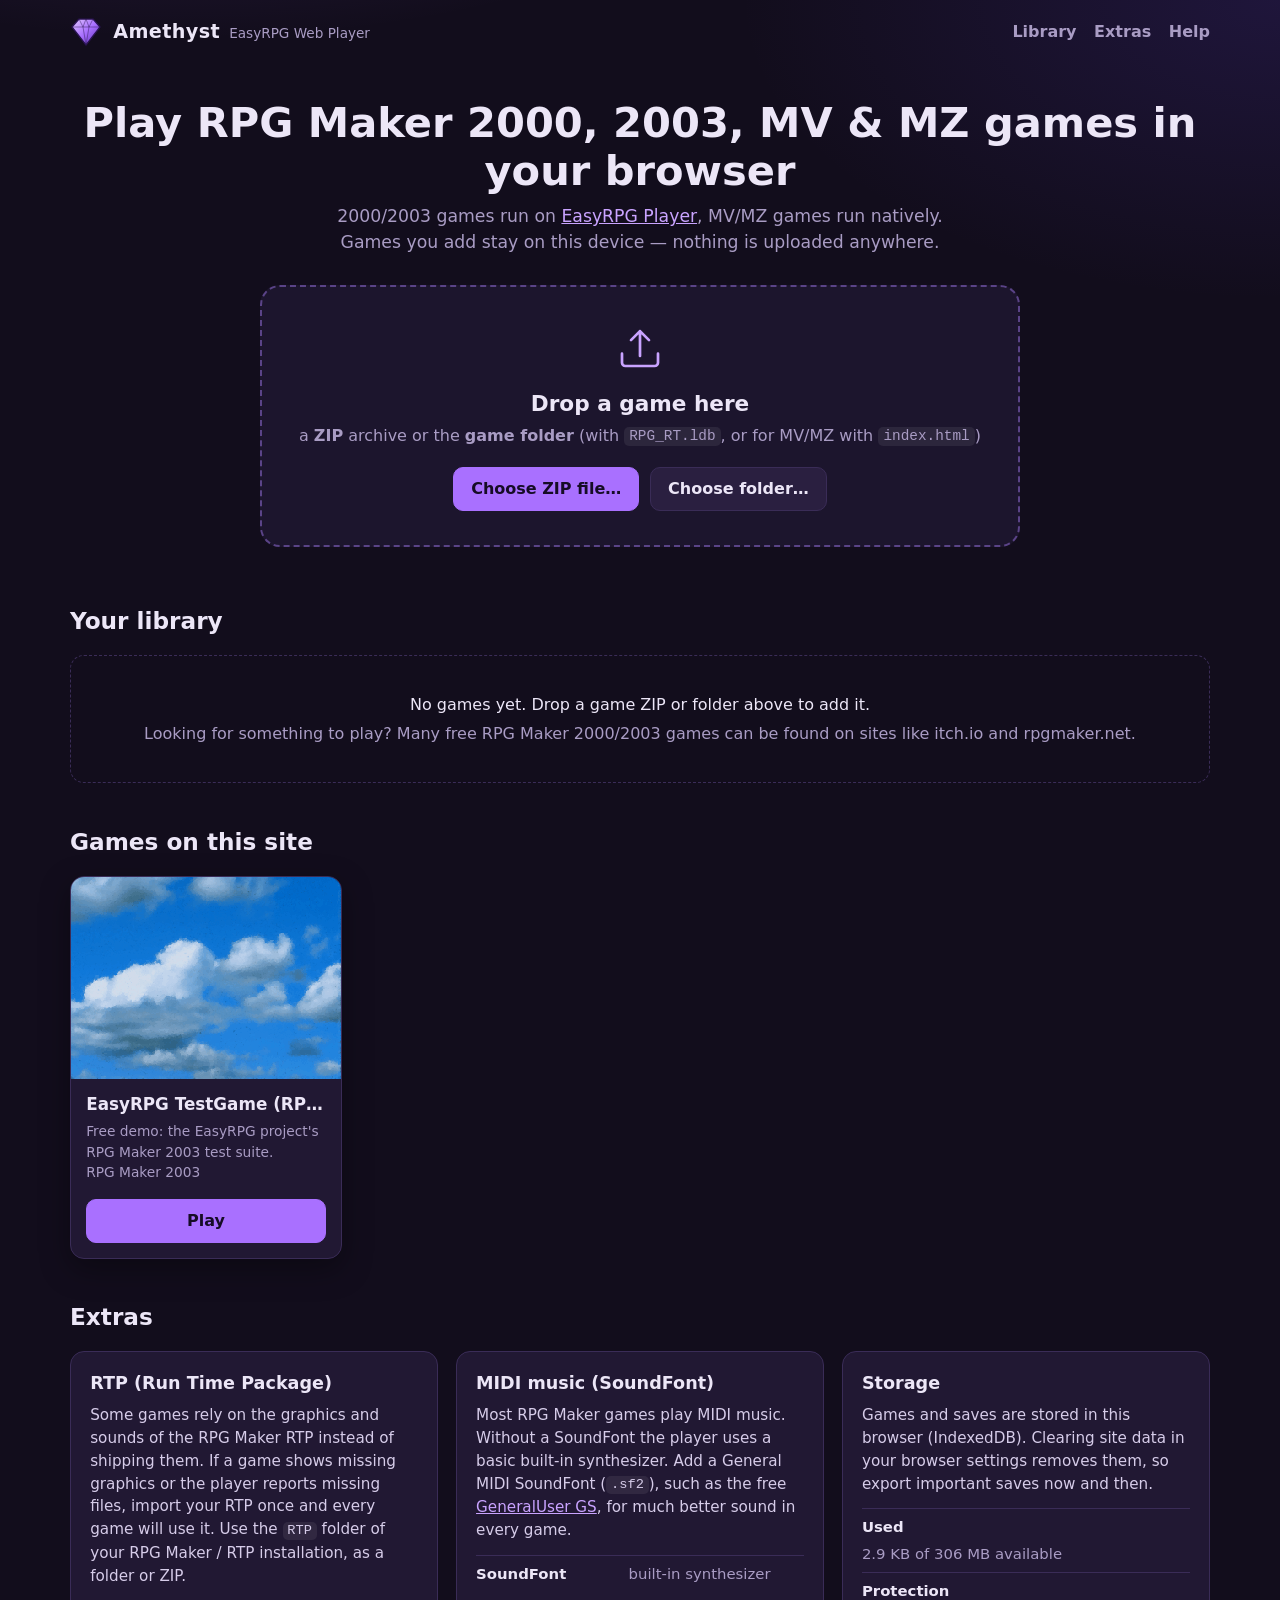
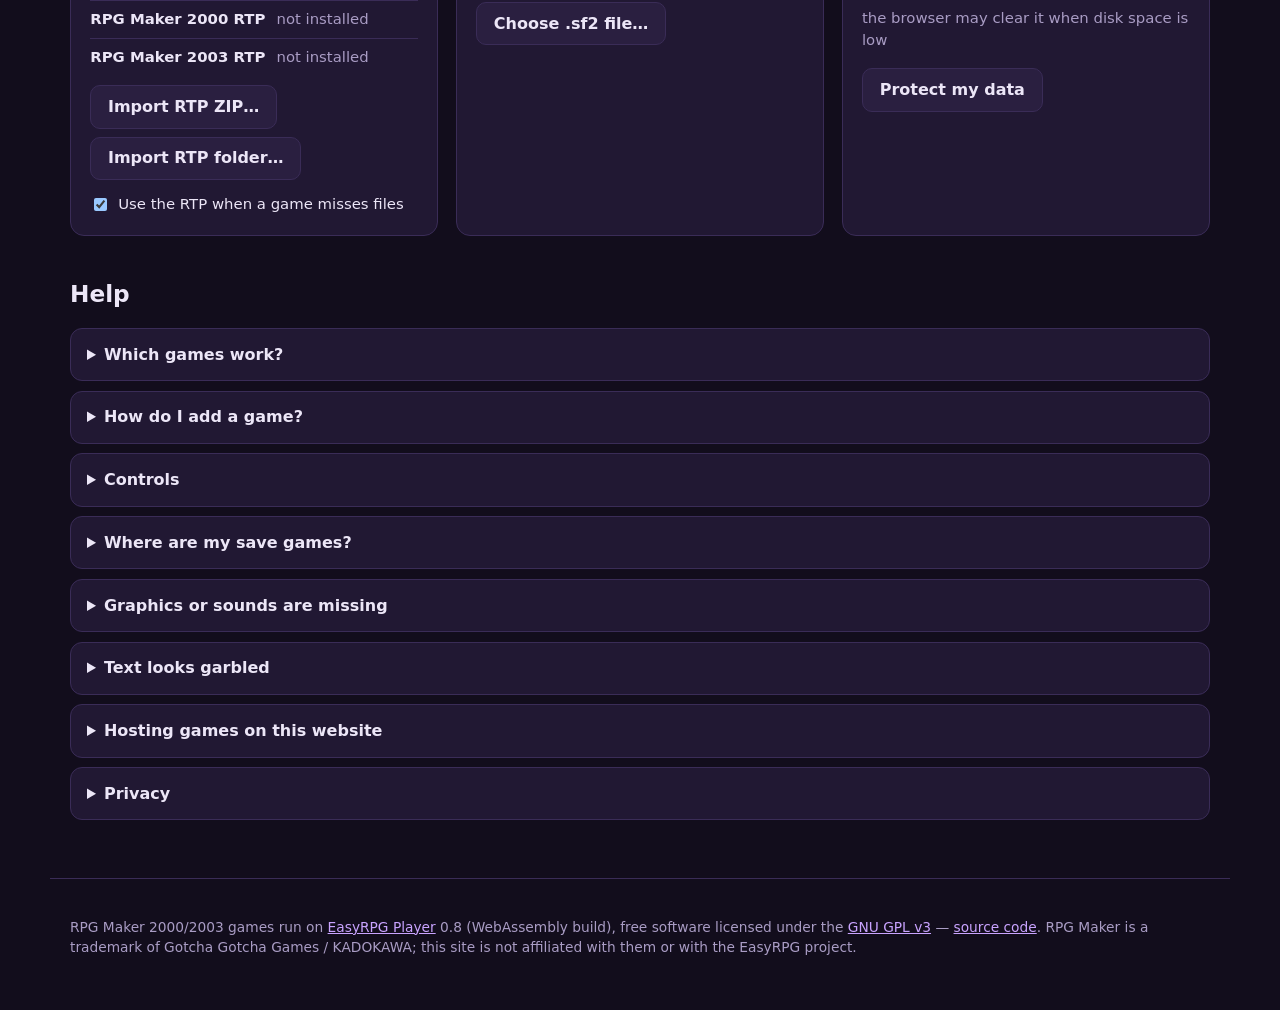
<file: index.html>
<!doctype html>
<html lang="en">
<head>
  <meta charset="utf-8">
  <meta name="viewport" content="width=device-width, initial-scale=1, viewport-fit=cover">
  <meta name="description" content="Play RPG Maker 2000, 2003, MV and MZ games in your browser. Import a game ZIP or folder; everything stays on your device.">
  <meta name="theme-color" content="#140f1f">
  <title>Amethyst · EasyRPG Web Player</title>
  <link rel="icon" href="favicon.svg" type="image/svg+xml">
  <link rel="manifest" href="manifest.webmanifest">
  <link rel="stylesheet" href="css/style.css">
</head>
<body class="library-page">
  <header class="site-header">
    <a class="brand" href="./">
      <img src="favicon.svg" alt="" width="32" height="32">
      <span><strong>Amethyst</strong> <small>EasyRPG Web Player</small></span>
    </a>
    <nav class="site-nav">
      <a href="#library">Library</a>
      <a href="#extras">Extras</a>
      <a href="#help">Help</a>
    </nav>
  </header>

  <main>
    <section class="hero">
      <h1>Play RPG Maker 2000, 2003, MV &amp; MZ games in your browser</h1>
      <p class="lead">2000/2003 games run on <a href="https://easyrpg.org/" target="_blank" rel="noopener">EasyRPG Player</a>, MV/MZ games run natively. Games you add stay on this device — nothing is uploaded anywhere.</p>

      <div id="dropzone" class="dropzone" tabindex="0" role="button" aria-label="Import a game: drop a ZIP file or folder here, or press Enter to choose a ZIP file">
        <svg class="dz-icon" viewBox="0 0 48 48" aria-hidden="true"><path d="M24 31V9m0 0l-8 8m8-8l8 8" /><path d="M8 29v8a3 3 0 0 0 3 3h26a3 3 0 0 0 3-3v-8" /></svg>
        <p class="dz-title">Drop a game here</p>
        <p class="dz-sub">a <b>ZIP</b> archive or the <b>game folder</b> (with <code>RPG_RT.ldb</code>, or for MV/MZ with <code>index.html</code>)</p>
        <div class="dz-actions">
          <button id="pick-zip" class="btn btn-primary" type="button">Choose ZIP file…</button>
          <button id="pick-folder" class="btn" type="button">Choose folder…</button>
        </div>
        <input type="file" id="input-zip" accept=".zip,.exe,.sf2,application/zip,application/x-zip-compressed" multiple hidden>
        <input type="file" id="input-folder" webkitdirectory directory multiple hidden>
      </div>

      <div id="import-status" class="import-status" hidden aria-live="polite">
        <p id="import-text">Importing…</p>
        <progress id="import-bar"></progress>
      </div>
    </section>

    <section id="library" class="section">
      <div class="section-head">
        <h2>Your library</h2>
        <span id="library-count" class="muted"></span>
      </div>
      <div id="game-grid" class="game-grid"></div>
      <div id="library-empty" class="empty" hidden>
        <p>No games yet. Drop a game ZIP or folder above to add it.</p>
        <p class="muted">Looking for something to play? Many free RPG Maker 2000/2003 games can be found on sites like itch.io and rpgmaker.net.</p>
      </div>
    </section>

    <section id="hosted" class="section" hidden>
      <div class="section-head">
        <h2>Games on this site</h2>
      </div>
      <div id="hosted-grid" class="game-grid"></div>
    </section>

    <section id="extras" class="section">
      <div class="section-head"><h2>Extras</h2></div>
      <div class="extras-grid">
        <article class="panel">
          <h3>RTP (Run Time Package)</h3>
          <p>Some games rely on the graphics and sounds of the RPG Maker RTP instead of shipping them. If a game shows missing graphics or the player reports missing files, import your RTP once and every game will use it. Use the <code>RTP</code> folder of your RPG Maker / RTP installation, as a folder or ZIP.</p>
          <ul class="status-list">
            <li><span>RPG Maker 2000 RTP</span><span id="rtp-2000-status" class="muted">not installed</span><button class="link-btn" id="rtp-2000-remove" hidden>Remove</button></li>
            <li><span>RPG Maker 2003 RTP</span><span id="rtp-2003-status" class="muted">not installed</span><button class="link-btn" id="rtp-2003-remove" hidden>Remove</button></li>
          </ul>
          <div class="panel-actions">
            <button class="btn" id="rtp-pick-zip" type="button">Import RTP ZIP…</button>
            <button class="btn" id="rtp-pick-folder" type="button">Import RTP folder…</button>
          </div>
          <label class="check"><input type="checkbox" id="use-rtp" checked> Use the RTP when a game misses files</label>
        </article>

        <article class="panel">
          <h3>MIDI music (SoundFont)</h3>
          <p>Most RPG Maker games play MIDI music. Without a SoundFont the player uses a basic built-in synthesizer. Add a General MIDI SoundFont (<code>.sf2</code>), such as the free <a href="https://schristiancollins.com/generaluser.php" target="_blank" rel="noopener">GeneralUser GS</a>, for much better sound in every game.</p>
          <ul class="status-list">
            <li><span>SoundFont</span><span id="sf-status" class="muted">built-in synthesizer</span><button class="link-btn" id="sf-remove" hidden>Remove</button></li>
          </ul>
          <div class="panel-actions">
            <button class="btn" id="sf-pick" type="button">Choose .sf2 file…</button>
          </div>
          <input type="file" id="input-sf" accept=".sf2" hidden>
        </article>

        <article class="panel">
          <h3>Storage</h3>
          <p>Games and saves are stored in this browser (IndexedDB). Clearing site data in your browser settings removes them, so export important saves now and then.</p>
          <ul class="status-list">
            <li><span>Used</span><span id="storage-usage" class="muted">…</span></li>
            <li><span>Protection</span><span id="storage-persist" class="muted">…</span></li>
          </ul>
          <div class="panel-actions">
            <button class="btn" id="btn-persist" type="button" hidden>Protect my data</button>
          </div>
        </article>
      </div>
    </section>

    <section id="help" class="section">
      <div class="section-head"><h2>Help</h2></div>
      <div class="faq">
        <details>
          <summary>Which games work?</summary>
          <p><b>RPG Maker 2000</b> and <b>2003</b> games (RM2k / RM2k3) run on EasyRPG Player, including most games that use common patches such as Power Mode, DynRPG (partially), Maniac Patch (partially) and EasyRPG features — see the <a href="https://easyrpg.org/player/" target="_blank" rel="noopener">EasyRPG compatibility notes</a>.</p>
          <p><b>RPG Maker MV</b> and <b>MZ</b> games are HTML5 games and run directly in the browser, including encrypted ones. A few MV/MZ games use plugins that only work in the desktop (NW.js) version; those may not run here. RPG Maker XP, VX and VX Ace games are <b>not</b> supported.</p>
        </details>
        <details>
          <summary>How do I add a game?</summary>
          <p>Drop the game's ZIP file onto the box at the top, or click <i>Choose ZIP file…</i>. If you already extracted the game, click <i>Choose folder…</i> and pick the game folder (for 2000/2003 it contains <code>RPG_RT.ldb</code>; for MV/MZ it contains <code>index.html</code> and a <code>js</code> folder, for MV often inside <code>www</code> — picking the outer folder works too). Archives in other formats (RAR, 7z, LZH) need to be extracted first. ZIP files with Japanese file names are handled automatically. Games packed into a single .exe file cannot be imported.</p>
        </details>
        <details>
          <summary>Controls</summary>
          <p>Arrow keys or WASD move, <kbd>Enter</kbd>/<kbd>Space</kbd>/<kbd>Z</kbd> confirm, <kbd>Esc</kbd>/<kbd>X</kbd> cancel and open the menu, <kbd>Shift</kbd> is used by some games. <kbd>F1</kbd> opens the player settings (volume, key mapping, scaling), hold <kbd>F</kbd> to fast-forward, <kbd>F12</kbd> returns to the title screen. On phones and tablets an on-screen gamepad appears; gamepads are supported too.</p>
        </details>
        <details>
          <summary>Where are my save games?</summary>
          <p>When you save in a game, the save file is stored in this browser and is still there next time — even after you reload or update the game. Use the <i>⋯</i> button of a game in your library to export saves as a ZIP (to back them up or move them to another device) or to import save files from the PC version of the game: <code>SaveXX.lsd</code> (2000/2003), <code>fileX.rpgsave</code> (MV) or <code>fileX.rmmzsave</code> (MZ).</p>
        </details>
        <details>
          <summary>Graphics or sounds are missing</summary>
          <p>The game probably needs the RPG Maker RTP. Import it under <a href="#extras">Extras</a>; games made for the Japanese RTP also work with the English RTP and vice versa. Some games also need their own extra files — make sure you imported the complete game folder.</p>
        </details>
        <details>
          <summary>Text looks garbled</summary>
          <p>The player detects the text encoding automatically. If it guesses wrong, open the game's <i>⋯</i> menu in your library and choose the right encoding (for example Japanese for games made in Japan).</p>
        </details>
        <details>
          <summary>Hosting games on this website</summary>
          <p>Website owners can publish games for everyone: copy a game folder to <code>games/&lt;name&gt;/</code>, run <code>node tools/gencache.mjs</code> and commit the result. The game then appears under <i>Games on this site</i>. See the README for details. Only publish games you are allowed to distribute.</p>
        </details>
        <details>
          <summary>Privacy</summary>
          <p>This website has no server-side code, accounts, cookies or analytics. Imported games, saves and settings never leave your browser.</p>
        </details>
      </div>
    </section>
  </main>

  <footer class="site-footer">
    <p>RPG Maker 2000/2003 games run on <a href="https://easyrpg.org/player/" target="_blank" rel="noopener">EasyRPG Player</a> 0.8 (WebAssembly build), free software licensed under the <a href="player/COPYING">GNU GPL v3</a> — <a href="https://github.com/EasyRPG/Player" target="_blank" rel="noopener">source code</a>. RPG Maker is a trademark of Gotcha Gotcha Games / KADOKAWA; this site is not affiliated with them or with the EasyRPG project.</p>
  </footer>

  <dialog id="game-dialog">
    <form method="dialog" class="dialog-close"><button aria-label="Close">✕</button></form>
    <div class="dialog-head">
      <img id="gd-thumb" alt="" hidden>
      <div>
        <h2 id="gd-title"></h2>
        <p id="gd-meta" class="muted"></p>
      </div>
    </div>
    <div class="dialog-body">
      <h3>Save games</h3>
      <ul id="gd-saves" class="save-list"></ul>
      <div class="panel-actions">
        <button class="btn" id="gd-export" type="button">Export saves</button>
        <button class="btn" id="gd-import" type="button">Import saves…</button>
        <button class="btn btn-ghost" id="gd-delete-saves" type="button">Delete saves</button>
        <input type="file" id="gd-import-input" accept=".lsd,.zip" multiple hidden>
      </div>

      <div id="gd-encoding-section">
      <h3>Text encoding</h3>
      <select id="gd-encoding">
        <option value="">Automatic (recommended)</option>
        <option value="932">Japanese (Shift-JIS)</option>
        <option value="1252">Western European (Windows-1252)</option>
        <option value="1250">Central European (Windows-1250)</option>
        <option value="1251">Cyrillic (Windows-1251)</option>
        <option value="949">Korean (CP949)</option>
        <option value="936">Chinese Simplified (GBK)</option>
        <option value="950">Chinese Traditional (Big5)</option>
        <option value="874">Thai (Windows-874)</option>
        <option value="1254">Turkish (Windows-1254)</option>
        <option value="1255">Hebrew (Windows-1255)</option>
        <option value="1256">Arabic (Windows-1256)</option>
        <option value="1257">Baltic (Windows-1257)</option>
        <option value="1253">Greek (Windows-1253)</option>
      </select>
      </div>

      <h3>Danger zone</h3>
      <div class="panel-actions">
        <button class="btn btn-danger" id="gd-delete" type="button">Remove game from library</button>
      </div>
    </div>
  </dialog>

  <div id="toast" role="status" aria-live="polite" hidden></div>

  <script src="js/vendor/fflate.min.js"></script>
  <script type="module" src="js/library.js"></script>
</body>
</html>
</file>
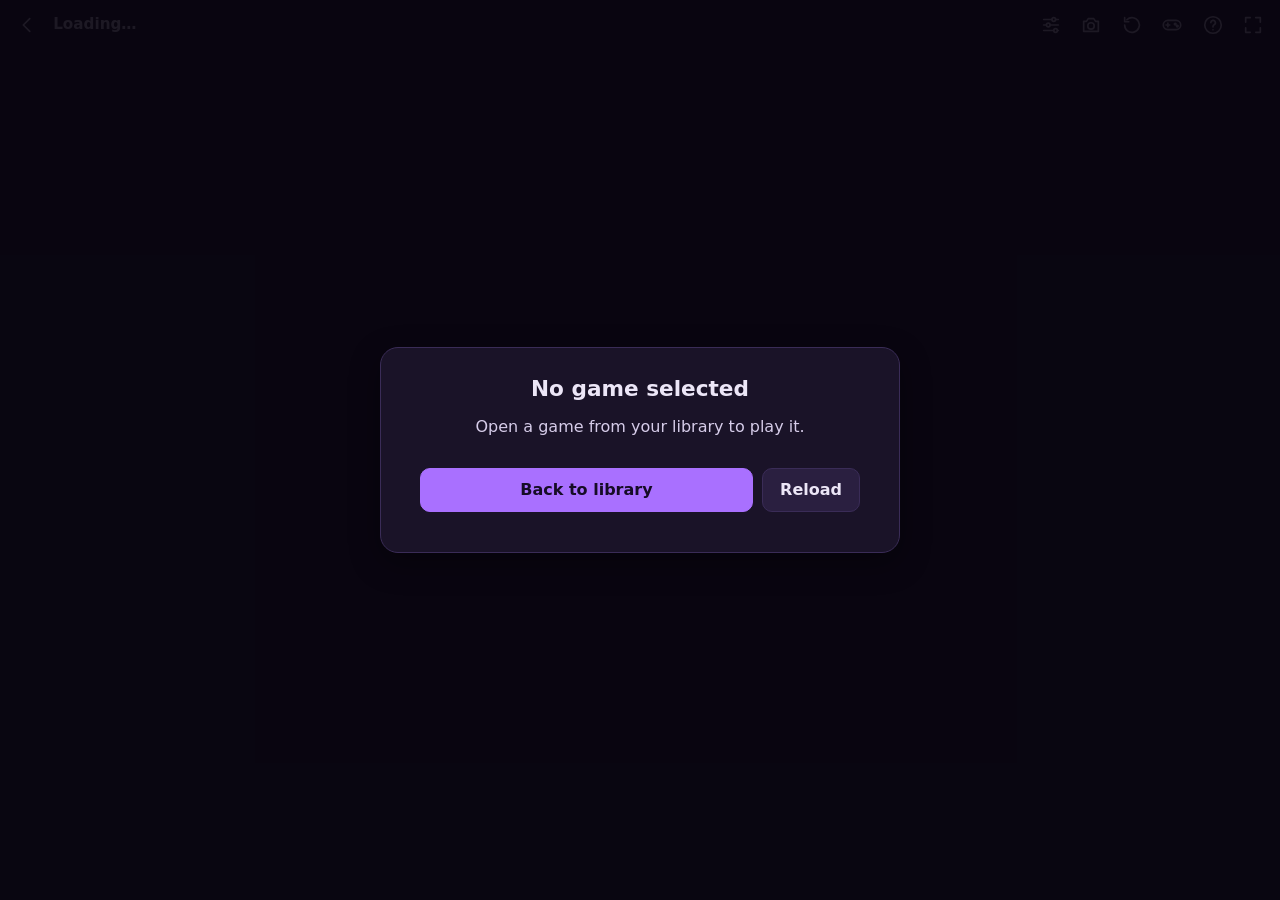
<file: play.html>
<!doctype html>
<html lang="en">
<head>
  <meta charset="utf-8">
  <meta name="viewport" content="width=device-width, initial-scale=1, maximum-scale=1, user-scalable=no, viewport-fit=cover">
  <meta name="theme-color" content="#000000">
  <title>Amethyst</title>
  <link rel="icon" href="favicon.svg" type="image/svg+xml">
  <link rel="stylesheet" href="css/style.css">
</head>
<body class="play-page">
  <div id="viewport">
    <div id="screen">
      <canvas id="canvas" tabindex="-1" class="unselectable" aria-label="Game screen"></canvas>
    </div>

    <!-- EasyRPG Player writes its status messages into this element -->
    <div id="status" aria-hidden="true"></div>

    <header id="toolbar" class="unselectable">
      <button id="btn-back" class="tb-btn" title="Back to library" aria-label="Back to library">
        <svg viewBox="0 0 24 24"><path d="M15 5l-7 7 7 7" /></svg>
      </button>
      <span id="game-title">Loading…</span>
      <span class="tb-spacer"></span>
      <button id="btn-settings" class="tb-btn" title="Player settings (F1)" aria-label="Player settings">
        <svg viewBox="0 0 24 24"><path d="M4 6h9M17 6h3M4 12h3M11 12h9M4 18h11M19 18h1" /><circle cx="15" cy="6" r="2" /><circle cx="9" cy="12" r="2" /><circle cx="17" cy="18" r="2" /></svg>
      </button>
      <button id="btn-screenshot" class="tb-btn" title="Save a screenshot (F7)" aria-label="Screenshot">
        <svg viewBox="0 0 24 24"><path d="M4 8h3l2-3h6l2 3h3v11H4z" /><circle cx="12" cy="13" r="3.5" /></svg>
      </button>
      <button id="btn-reset" class="tb-btn" title="Back to title screen (F12)" aria-label="Back to title screen">
        <svg viewBox="0 0 24 24"><path d="M4 12a8 8 0 1 0 2.4-5.7M4 4v4.5h4.5" /></svg>
      </button>
      <button id="btn-touch" class="tb-btn" title="Show / hide touch controls" aria-label="Toggle touch controls">
        <svg viewBox="0 0 24 24"><rect x="2.5" y="7" width="19" height="10" rx="5" /><path d="M7.5 10v4M5.5 12h4" /><circle cx="15.5" cy="11" r=".9" /><circle cx="17.8" cy="13.2" r=".9" /></svg>
      </button>
      <button id="btn-help" class="tb-btn" title="Controls" aria-label="Controls help">
        <svg viewBox="0 0 24 24"><circle cx="12" cy="12" r="9" /><path d="M9.6 9.4a2.5 2.5 0 1 1 3.6 2.3c-.8.4-1.2 1-1.2 1.8v.6M12 17.2v.1" /></svg>
      </button>
      <button id="btn-fullscreen" class="tb-btn" title="Fullscreen" aria-label="Fullscreen">
        <svg viewBox="0 0 24 24"><path d="M4 9V4h5M15 4h5v5M20 15v5h-5M9 20H4v-5" /></svg>
      </button>
    </header>

    <div id="touch-controls" class="unselectable" aria-hidden="true">
      <div id="dpad">
        <div class="arm" data-dir="up"></div>
        <div class="arm" data-dir="left"></div>
        <div class="hub"></div>
        <div class="arm" data-dir="right"></div>
        <div class="arm" data-dir="down"></div>
      </div>
      <div id="buttons">
        <button class="pad-btn pad-small" data-code="ShiftLeft">Shift</button>
        <button class="pad-btn pad-b" data-code="Escape">B</button>
        <button class="pad-btn pad-a" data-code="Enter">A</button>
      </div>
    </div>

    <div id="sound-hint" hidden>Tap or press a key to enable sound</div>

    <div id="loading" class="overlay">
      <div class="card">
        <div class="logo-mark" aria-hidden="true"></div>
        <p id="loading-text">Loading…</p>
        <progress id="loading-bar"></progress>
      </div>
    </div>

    <div id="error" class="overlay" hidden>
      <div class="card">
        <h1 id="error-title">Something went wrong</h1>
        <p id="error-message"></p>
        <div class="card-actions">
          <a class="btn btn-primary" href="index.html">Back to library</a>
          <button id="error-reload" class="btn">Reload</button>
        </div>
        <details id="error-log" hidden>
          <summary>Technical details</summary>
          <pre></pre>
          <button id="error-copy" class="btn btn-small">Copy full log</button>
        </details>
      </div>
    </div>

    <div id="help" class="overlay" hidden>
      <div class="card">
        <h1>Controls</h1>
        <table class="keys help-easyrpg">
          <tr><th>Move</th><td><kbd>↑</kbd><kbd>↓</kbd><kbd>←</kbd><kbd>→</kbd> or <kbd>W</kbd><kbd>A</kbd><kbd>S</kbd><kbd>D</kbd></td></tr>
          <tr><th>Confirm / talk</th><td><kbd>Enter</kbd> <kbd>Space</kbd> <kbd>Z</kbd></td></tr>
          <tr><th>Cancel / menu</th><td><kbd>Esc</kbd> <kbd>X</kbd> <kbd>C</kbd> <kbd>V</kbd> <kbd>B</kbd> <kbd>N</kbd></td></tr>
          <tr><th>Shift</th><td><kbd>Shift</kbd></td></tr>
          <tr><th>Fast forward</th><td>hold <kbd>F</kbd> (or <kbd>G</kbd> for faster)</td></tr>
          <tr><th>Player settings</th><td><kbd>F1</kbd> (volume, key mapping, video…)</td></tr>
          <tr><th>Show FPS</th><td><kbd>F2</kbd></td></tr>
          <tr><th>Screenshot</th><td><kbd>F7</kbd></td></tr>
          <tr><th>Back to title</th><td><kbd>F12</kbd></td></tr>
        </table>
        <table class="keys help-html5">
          <tr><th>Move</th><td><kbd>↑</kbd><kbd>↓</kbd><kbd>←</kbd><kbd>→</kbd>, or click / tap where to go</td></tr>
          <tr><th>Confirm / talk</th><td><kbd>Enter</kbd> <kbd>Space</kbd> <kbd>Z</kbd>, or click / tap</td></tr>
          <tr><th>Cancel / menu</th><td><kbd>Esc</kbd> <kbd>X</kbd> <kbd>Insert</kbd>, right click, or two-finger tap</td></tr>
          <tr><th>Dash</th><td>hold <kbd>Shift</kbd></td></tr>
          <tr><th>Previous / next page</th><td><kbd>Q</kbd> / <kbd>W</kbd> (or <kbd>PgUp</kbd> / <kbd>PgDn</kbd>)</td></tr>
          <tr><th>Show FPS</th><td><kbd>F2</kbd></td></tr>
          <tr><th>Fit to window on/off</th><td><kbd>F3</kbd></td></tr>
          <tr><th>Fullscreen</th><td><kbd>F4</kbd></td></tr>
        </table>
        <p class="muted">Gamepads work too. Save games are stored in this browser automatically when you save in the game; you can export them from the library.</p>
        <div class="card-actions">
          <button id="help-close" class="btn btn-primary">Close</button>
        </div>
      </div>
    </div>
  </div>

  <script type="module" src="js/play.js"></script>
</body>
</html>
</file>
<file: css/style.css>
/* Amethyst · EasyRPG Web Player */

:root {
  --bg: #120d1c;
  --bg-2: #1a1328;
  --panel: #211833;
  --panel-2: #2a1f40;
  --border: #3a2c57;
  --text: #ece6f7;
  --muted: #a99cc4;
  --accent: #a970ff;
  --accent-2: #c9a3ff;
  --accent-ink: #160c26;
  --ok: #7fe0a8;
  --danger: #ff7a8a;
  --radius: 14px;
  --shadow: 0 10px 30px rgba(0, 0, 0, .35);
  --font: system-ui, -apple-system, "Segoe UI", Roboto, "Noto Sans", "Hiragino Sans", "Yu Gothic UI", sans-serif;
  color-scheme: dark;
}

* { box-sizing: border-box; }

html, body { margin: 0; }

body {
  font-family: var(--font);
  color: var(--text);
  background: var(--bg);
  line-height: 1.5;
  -webkit-font-smoothing: antialiased;
}

a { color: var(--accent-2); }
a:hover { color: #fff; }
code, kbd { font-family: ui-monospace, SFMono-Regular, Menlo, Consolas, monospace; font-size: .9em; }
code { background: rgba(255, 255, 255, .07); padding: .1em .35em; border-radius: 5px; }
kbd {
  display: inline-block; min-width: 1.6em; padding: .05em .4em; margin: 0 .1em; text-align: center;
  border: 1px solid var(--border); border-bottom-width: 2px; border-radius: 6px; background: var(--panel-2);
}
[hidden] { display: none !important; }
.muted { color: var(--muted); }
.ok { color: var(--ok) !important; }
.unselectable { -webkit-user-select: none; user-select: none; -webkit-touch-callout: none; }

/* ---------------------------------------------------------------- buttons */

.btn {
  display: inline-flex; align-items: center; justify-content: center; gap: .4em;
  padding: .55em 1.05em; border-radius: 10px; border: 1px solid var(--border);
  background: var(--panel-2); color: var(--text); font: inherit; font-weight: 600;
  text-decoration: none; cursor: pointer; transition: background .15s, border-color .15s, transform .05s;
}
.btn:hover { background: #352851; border-color: #4d3a73; color: var(--text); }
.btn:active { transform: translateY(1px); }
.btn:disabled { opacity: .45; cursor: not-allowed; }
.btn-primary { background: var(--accent); border-color: var(--accent); color: var(--accent-ink); }
.btn-primary:hover { background: var(--accent-2); border-color: var(--accent-2); color: var(--accent-ink); }
.btn-ghost { background: transparent; }
.btn-danger { background: transparent; border-color: #6b2f3c; color: var(--danger); }
.btn-danger:hover { background: #3a1820; border-color: var(--danger); color: #ffd0d6; }
.btn-small { padding: .3em .7em; font-size: .85em; }
.btn-icon { padding: .55em .8em; font-size: 1.1em; line-height: 1; }
.link-btn { background: none; border: 0; color: var(--accent-2); cursor: pointer; font: inherit; padding: 0; text-decoration: underline; }
:focus-visible { outline: 2px solid var(--accent-2); outline-offset: 2px; }

/* ---------------------------------------------------------------- library page */

.library-page {
  min-height: 100vh;
  background:
    radial-gradient(1100px 500px at 15% -10%, rgba(169, 112, 255, .22), transparent 60%),
    radial-gradient(900px 500px at 100% 0%, rgba(90, 60, 200, .18), transparent 60%),
    var(--bg);
}

.site-header {
  display: flex; align-items: center; justify-content: space-between; gap: 1rem;
  max-width: 1180px; margin: 0 auto; padding: 1rem 1.25rem;
}
.brand { display: flex; align-items: center; gap: .7rem; color: var(--text); text-decoration: none; }
.brand strong { font-size: 1.2rem; letter-spacing: .02em; }
.brand small { color: var(--muted); font-size: .85rem; margin-left: .25rem; }
.site-nav { display: flex; gap: 1.1rem; }
.site-nav a { color: var(--muted); text-decoration: none; font-weight: 600; }
.site-nav a:hover { color: var(--text); }

main { max-width: 1180px; margin: 0 auto; padding: 0 1.25rem 3rem; }

.hero { text-align: center; padding: 2.2rem 0 1rem; }
.hero h1 { font-size: clamp(1.7rem, 4vw, 2.6rem); line-height: 1.15; margin: 0 0 .6rem; }
.lead { color: var(--muted); font-size: 1.08rem; margin: 0 auto 1.8rem; max-width: 640px; }

.dropzone {
  max-width: 760px; margin: 0 auto; padding: 2.1rem 1.5rem;
  border: 2px dashed #5a4387; border-radius: 20px; background: rgba(33, 24, 51, .75);
  cursor: pointer; transition: border-color .15s, background .15s, transform .15s;
}
.dropzone:hover, .is-dragging .dropzone { border-color: var(--accent); background: rgba(52, 36, 82, .85); }
.is-dragging .dropzone { transform: scale(1.015); }
.dz-icon { width: 54px; height: 54px; fill: none; stroke: var(--accent-2); stroke-width: 2.4; stroke-linecap: round; stroke-linejoin: round; }
.dz-title { font-size: 1.35rem; font-weight: 700; margin: .4rem 0 .2rem; }
.dz-sub { color: var(--muted); margin: 0 0 1.2rem; }
.dz-actions { display: flex; gap: .7rem; justify-content: center; flex-wrap: wrap; }

.is-dragging::after {
  content: "Drop to import"; position: fixed; inset: 0; z-index: 50; display: grid; place-items: center;
  font-size: 2rem; font-weight: 800; color: #fff; background: rgba(18, 13, 28, .72);
  border: 4px dashed var(--accent); pointer-events: none;
}

.import-status { max-width: 760px; margin: 1rem auto 0; padding: 1rem 1.2rem; border-radius: var(--radius); background: var(--panel); border: 1px solid var(--border); }
.import-status p { margin: 0 0 .6rem; }

progress { width: 100%; height: 10px; appearance: none; border: 0; border-radius: 99px; background: #2e2346; overflow: hidden; }
progress::-webkit-progress-bar { background: #2e2346; border-radius: 99px; }
progress::-webkit-progress-value { background: linear-gradient(90deg, var(--accent), var(--accent-2)); border-radius: 99px; }
progress::-moz-progress-bar { background: linear-gradient(90deg, var(--accent), var(--accent-2)); border-radius: 99px; }

.section { margin-top: 2.6rem; }
.section-head { display: flex; align-items: baseline; gap: .8rem; margin-bottom: 1rem; }
.section-head h2 { margin: 0; font-size: 1.45rem; }

.game-grid { display: grid; grid-template-columns: repeat(auto-fill, minmax(230px, 1fr)); gap: 1.1rem; }

.game-card {
  display: flex; flex-direction: column; background: var(--panel); border: 1px solid var(--border);
  border-radius: var(--radius); overflow: hidden; box-shadow: var(--shadow); transition: transform .15s, border-color .15s;
}
.game-card:hover { transform: translateY(-3px); border-color: #55407e; }
.game-card.highlight { border-color: var(--accent); box-shadow: 0 0 0 3px rgba(169, 112, 255, .35), var(--shadow); }
.thumb-link { position: relative; display: block; aspect-ratio: 4 / 3; background: #000; }
.thumb { width: 100%; height: 100%; object-fit: cover; display: block; image-rendering: pixelated; }
.thumb-placeholder {
  display: grid; place-items: center; font-size: 2.6rem; font-weight: 800; color: rgba(255, 255, 255, .85);
  background: linear-gradient(135deg, #4b2d86, #2a1a4b 60%, #1b1230);
}
.play-badge {
  position: absolute; inset: 0; display: grid; place-items: center; font-size: 2.4rem; color: #fff;
  background: rgba(0, 0, 0, .35); opacity: 0; transition: opacity .15s;
}
.thumb-link:hover .play-badge, .thumb-link:focus-visible .play-badge { opacity: 1; }
.card-body { padding: .8rem .95rem .2rem; flex: 1; }
.card-title { margin: 0 0 .25rem; font-size: 1.05rem; white-space: nowrap; overflow: hidden; text-overflow: ellipsis; }
.card-meta { margin: 0; font-size: .86rem; }
.card-actions { display: flex; gap: .5rem; padding: .8rem .95rem .95rem; }
.card-actions .btn-primary { flex: 1; }

.empty { text-align: center; padding: 2rem 1rem; border: 1px dashed var(--border); border-radius: var(--radius); color: var(--text); }
.empty p { margin: .3rem 0; }
.error-text { color: var(--danger); }

.extras-grid { display: grid; grid-template-columns: repeat(auto-fit, minmax(300px, 1fr)); gap: 1.1rem; }
.panel { background: var(--panel); border: 1px solid var(--border); border-radius: var(--radius); padding: 1.1rem 1.2rem 1.2rem; }
.panel h3 { margin: 0 0 .5rem; font-size: 1.1rem; }
.panel p { margin: 0 0 .8rem; color: #d6cce9; font-size: .95rem; }
.panel-actions { display: flex; flex-wrap: wrap; gap: .5rem; margin-top: .6rem; }
.status-list { list-style: none; padding: 0; margin: .4rem 0 .6rem; }
.status-list li { display: flex; flex-wrap: wrap; gap: .25rem .7rem; align-items: baseline; padding: .45rem 0; border-top: 1px solid var(--border); font-size: .93rem; }
.status-list li > span:first-child { font-weight: 600; min-width: 9.5em; }
.check { display: flex; gap: .5rem; align-items: center; margin-top: .8rem; font-size: .93rem; }

.faq details { background: var(--panel); border: 1px solid var(--border); border-radius: 12px; margin-bottom: .6rem; padding: .2rem 1rem; }
.faq summary { cursor: pointer; font-weight: 700; padding: .65rem 0; }
.faq details p { margin: 0 0 .9rem; color: #d6cce9; }

.site-footer { max-width: 1180px; margin: 0 auto; padding: 1.5rem 1.25rem 2.5rem; color: var(--muted); font-size: .86rem; border-top: 1px solid var(--border); }

/* dialog */
dialog {
  width: min(560px, calc(100vw - 2rem)); max-height: calc(100vh - 2rem); overflow: auto;
  border: 1px solid var(--border); border-radius: 18px; background: var(--bg-2); color: var(--text);
  padding: 1.3rem 1.4rem 1.4rem; box-shadow: var(--shadow);
}
dialog::backdrop { background: rgba(8, 5, 14, .7); backdrop-filter: blur(3px); }
.dialog-close { position: absolute; top: .7rem; right: .7rem; margin: 0; }
.dialog-close button { background: none; border: 0; color: var(--muted); font-size: 1.2rem; cursor: pointer; padding: .3rem .5rem; }
.dialog-head { display: flex; gap: 1rem; align-items: center; padding-right: 2rem; }
.dialog-head img { width: 112px; aspect-ratio: 4 / 3; object-fit: cover; border-radius: 8px; image-rendering: pixelated; }
.dialog-head h2 { margin: 0 0 .2rem; font-size: 1.25rem; word-break: break-word; }
.dialog-head p { margin: 0; font-size: .88rem; }
.dialog-body h3 { font-size: .95rem; text-transform: uppercase; letter-spacing: .06em; color: var(--muted); margin: 1.3rem 0 .5rem; }
.save-list { list-style: none; margin: 0; padding: 0; border: 1px solid var(--border); border-radius: 10px; max-height: 220px; overflow: auto; }
.save-list li { display: flex; justify-content: space-between; gap: 1rem; padding: .5rem .8rem; border-top: 1px solid var(--border); font-size: .92rem; }
.save-list li:first-child { border-top: 0; }
select { width: 100%; padding: .55em .7em; border-radius: 10px; border: 1px solid var(--border); background: var(--panel-2); color: var(--text); font: inherit; }

/* toast */
#toast {
  position: fixed; left: 50%; bottom: 1.4rem; transform: translateX(-50%); z-index: 100;
  max-width: min(640px, calc(100vw - 2rem)); padding: .8rem 1.1rem; border-radius: 12px;
  background: #2b2042; border: 1px solid var(--border); box-shadow: var(--shadow); font-weight: 600;
}
#toast.toast-success { border-color: #3f8a63; }
#toast.toast-error { border-color: #8a3f4c; color: #ffd0d6; }

@media (max-width: 640px) {
  .site-header { flex-direction: column; align-items: flex-start; gap: .4rem; }
  .brand small { display: block; margin: 0; }
  .hero { padding-top: 1rem; }
  .game-grid { grid-template-columns: repeat(auto-fill, minmax(160px, 1fr)); gap: .8rem; }
  .card-actions { flex-wrap: wrap; }
}

/* ---------------------------------------------------------------- player page */

.play-page { background: #000; overflow: hidden; overscroll-behavior: none; touch-action: none; }

#viewport { position: fixed; inset: 0; background: #000; }

#screen { position: absolute; inset: 0; }

/* Same canvas setup as EasyRPG's official web shell: SDL sizes the
   drawing buffer from the CSS size and letterboxes the game itself. */
#canvas {
  position: absolute; top: 50%; left: 50%; width: 100%; height: 100%; border: 0;
  transform: translate(-50%, -50%); outline: none;
  image-rendering: pixelated; image-rendering: crisp-edges;
}
img#canvas { object-fit: contain; }

#status { display: none; }

#toolbar {
  position: absolute; top: 0; left: 0; right: 0; z-index: 20; display: flex; align-items: center; gap: .15rem;
  padding: calc(.35rem + env(safe-area-inset-top)) calc(.5rem + env(safe-area-inset-right)) .35rem calc(.5rem + env(safe-area-inset-left));
  background: linear-gradient(rgba(0, 0, 0, .75), rgba(0, 0, 0, 0));
  transition: opacity .3s;
}
.toolbar-hidden #toolbar { opacity: 0; pointer-events: none; }
#game-title { color: #fff; font-weight: 600; font-size: .95rem; margin-left: .3rem; white-space: nowrap; overflow: hidden; text-overflow: ellipsis; text-shadow: 0 1px 3px #000; }
.tb-spacer { flex: 1; }
.tb-btn {
  display: grid; place-items: center; width: 38px; height: 38px; padding: 0; border: 0; border-radius: 10px;
  background: transparent; color: #fff; cursor: pointer;
}
.tb-btn:hover { background: rgba(255, 255, 255, .14); }
.tb-btn svg { width: 22px; height: 22px; fill: none; stroke: currentColor; stroke-width: 1.8; stroke-linecap: round; stroke-linejoin: round; pointer-events: none; }

.overlay { position: absolute; inset: 0; z-index: 30; display: grid; place-items: center; padding: 1rem; background: rgba(10, 6, 18, .92); }
#loading { background: #000; }
.overlay .card {
  width: min(520px, 100%); max-height: 100%; overflow: auto; text-align: center; padding: 1.6rem 1.5rem;
  border-radius: 18px; background: var(--bg-2); border: 1px solid var(--border); box-shadow: var(--shadow);
}
#loading .card { background: transparent; border: 0; box-shadow: none; }
.overlay h1 { font-size: 1.35rem; margin: 0 0 .6rem; }
.overlay p { margin: 0 0 1rem; color: #d6cce9; }
.overlay .card-actions { display: flex; gap: .6rem; flex-wrap: wrap; justify-content: center; }
#error-log { margin-top: 1.1rem; text-align: left; }
#error-log summary { cursor: pointer; color: var(--muted); }
#error-log pre { max-height: 240px; overflow: auto; font-size: .75rem; background: #0c0814; padding: .7rem; border-radius: 8px; white-space: pre-wrap; word-break: break-all; }

.logo-mark {
  width: 64px; height: 64px; margin: 0 auto 1rem; background: url("../favicon.svg") center / contain no-repeat;
  animation: pulse 1.6s ease-in-out infinite;
}
@keyframes pulse { 0%, 100% { transform: scale(1); opacity: 1; } 50% { transform: scale(.88); opacity: .7; } }

#help .card { text-align: left; }
#help h1 { text-align: center; }
table.keys { width: 100%; border-collapse: collapse; margin-bottom: 1rem; font-size: .93rem; }
table.keys th { text-align: left; font-weight: 600; padding: .35rem .6rem .35rem 0; white-space: nowrap; vertical-align: top; color: var(--muted); }
table.keys td { padding: .35rem 0; }

#sound-hint {
  position: absolute; left: 50%; bottom: calc(1rem + env(safe-area-inset-bottom)); transform: translateX(-50%); z-index: 25;
  padding: .45rem .9rem; border-radius: 99px; background: rgba(30, 20, 48, .9); border: 1px solid var(--border);
  font-size: .85rem; pointer-events: none; white-space: nowrap;
}

/* touch controls */
#touch-controls { display: none; }
.touch-on #touch-controls {
  display: block; position: absolute; left: 0; right: 0; bottom: 0; z-index: 15; height: 0; pointer-events: none;
}
#dpad, #buttons { position: absolute; pointer-events: auto; touch-action: none; }
#dpad {
  --s: clamp(120px, 34vmin, 190px);
  left: calc(1rem + env(safe-area-inset-left)); bottom: calc(1rem + env(safe-area-inset-bottom));
  width: var(--s); height: var(--s); display: grid; grid-template: 1fr 1fr 1fr / 1fr 1fr 1fr;
  opacity: .78;
}
#dpad .arm, #dpad .hub { background: rgba(80, 64, 112, .7); border: 1px solid rgba(255, 255, 255, .25); }
#dpad .arm[data-dir="up"] { grid-area: 1 / 2; border-radius: 10px 10px 0 0; border-bottom: 0; }
#dpad .arm[data-dir="left"] { grid-area: 2 / 1; border-radius: 10px 0 0 10px; border-right: 0; }
#dpad .hub { grid-area: 2 / 2; border: 0; }
#dpad .arm[data-dir="right"] { grid-area: 2 / 3; border-radius: 0 10px 10px 0; border-left: 0; }
#dpad .arm[data-dir="down"] { grid-area: 3 / 2; border-radius: 0 0 10px 10px; border-top: 0; }
#dpad .arm.active { background: rgba(169, 112, 255, .85); }

#buttons {
  --b: clamp(58px, 15vmin, 84px);
  right: calc(1rem + env(safe-area-inset-right)); bottom: calc(1rem + env(safe-area-inset-bottom));
  width: calc(var(--b) * 2.3); height: calc(var(--b) * 2.1);
}
.pad-btn {
  position: absolute; display: grid; place-items: center; padding: 0; border-radius: 50%;
  background: rgba(80, 64, 112, .7); border: 1px solid rgba(255, 255, 255, .3); color: #fff;
  font: 700 1.2rem var(--font); opacity: .82; touch-action: none; cursor: pointer;
}
.pad-btn.active { background: rgba(169, 112, 255, .9); }
.pad-a { width: var(--b); height: var(--b); right: 0; top: 0; }
.pad-b { width: var(--b); height: var(--b); left: 0; bottom: 0; }
.pad-small {
  width: calc(var(--b) * .95); height: calc(var(--b) * .5); border-radius: 99px; font-size: .8rem;
  left: 0; top: 0;
}

/* Portrait phones: game at the top, controls centred in the space below it. */
@media (orientation: portrait) {
  .touch-on #viewport { --screen-top: calc(48px + env(safe-area-inset-top)); --screen-h: min(75vw, calc(100% - 300px)); }
  .touch-on #screen { top: var(--screen-top); bottom: auto; height: var(--screen-h); }
  .touch-on #touch-controls { top: calc(var(--screen-top) + var(--screen-h)); bottom: env(safe-area-inset-bottom); height: auto; }
  .touch-on #dpad, .touch-on #buttons { top: 50%; bottom: auto; transform: translateY(-50%); }
  .touch-on #sound-hint { bottom: auto; top: calc(var(--screen-top) + var(--screen-h) + .5rem); }
}

/* RPG Maker MV / MZ games run in an iframe */
#game-frame { position: absolute; inset: 0; width: 100%; height: 100%; border: 0; background: #000; display: block; }
.help-html5 { display: none; }
.html5-game .help-html5 { display: table; }
.html5-game .help-easyrpg, .html5-game #btn-settings, .html5-game #btn-screenshot { display: none; }
</file>
